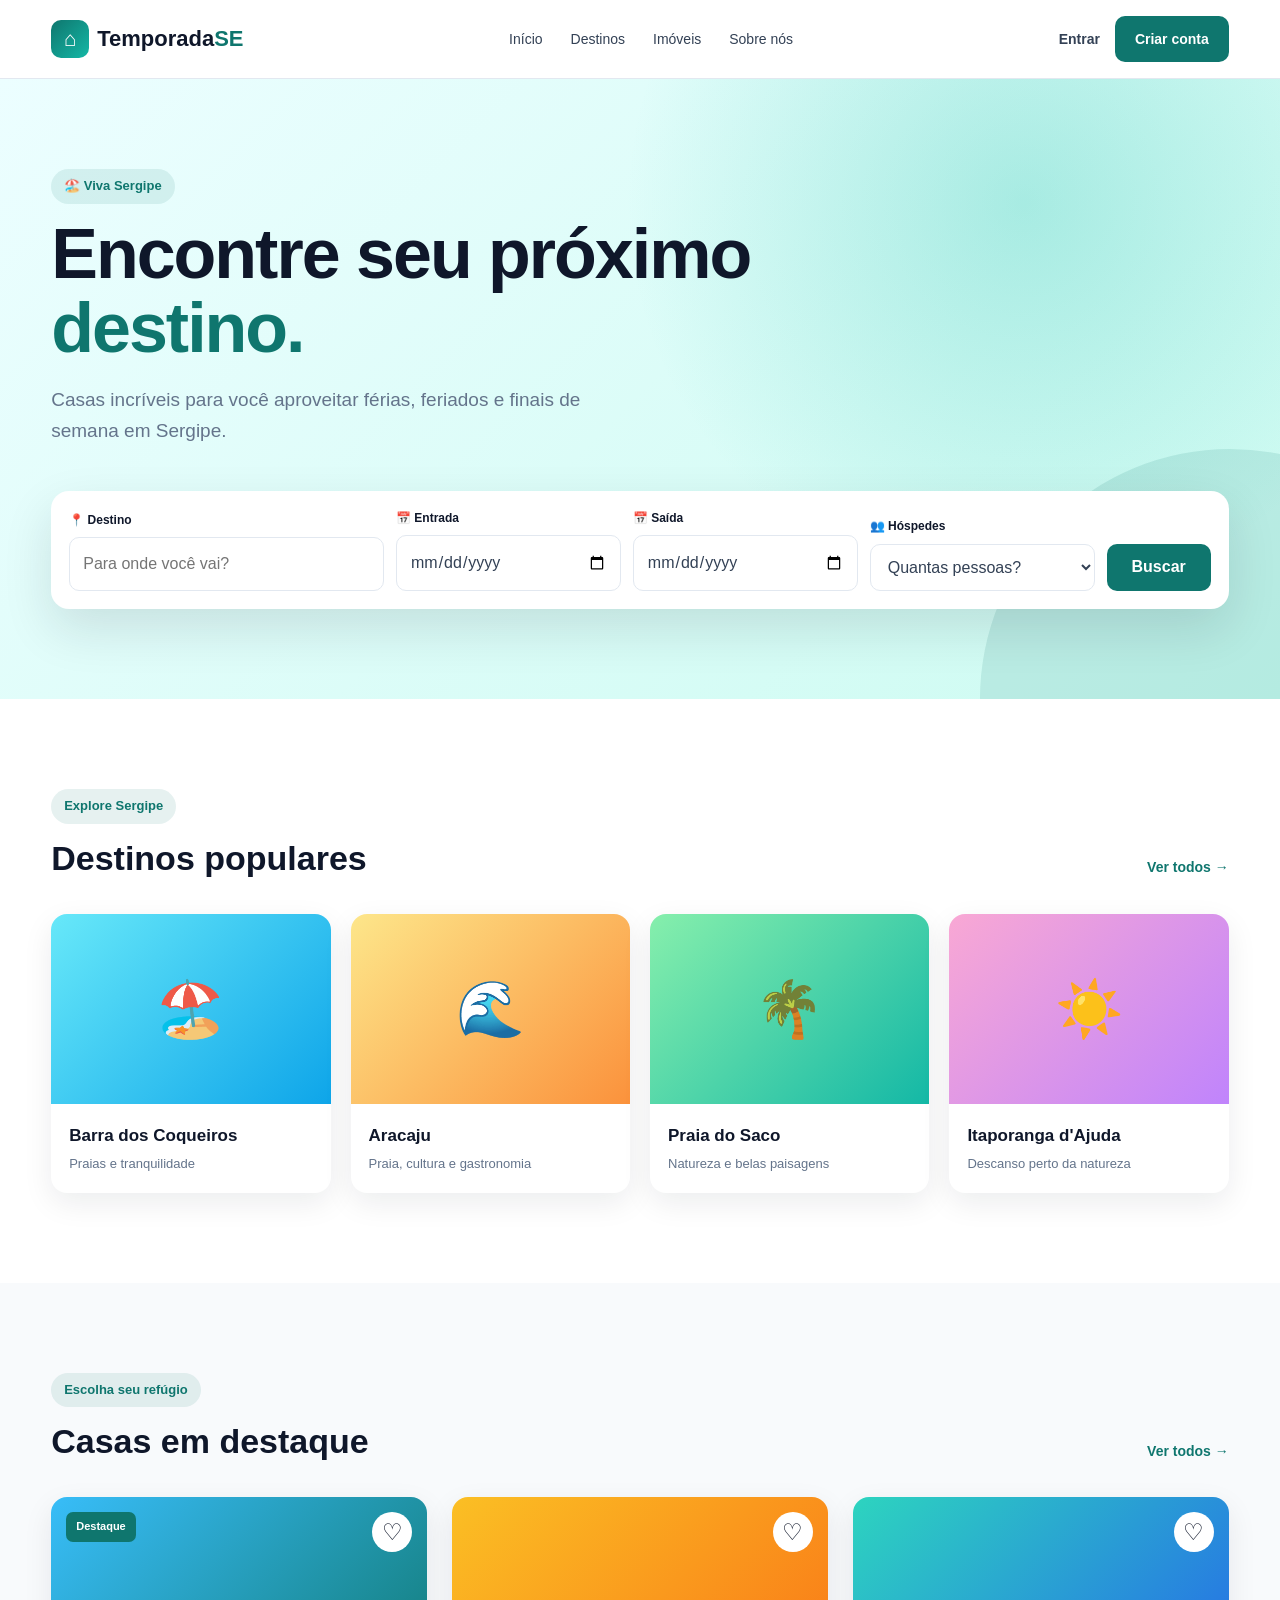
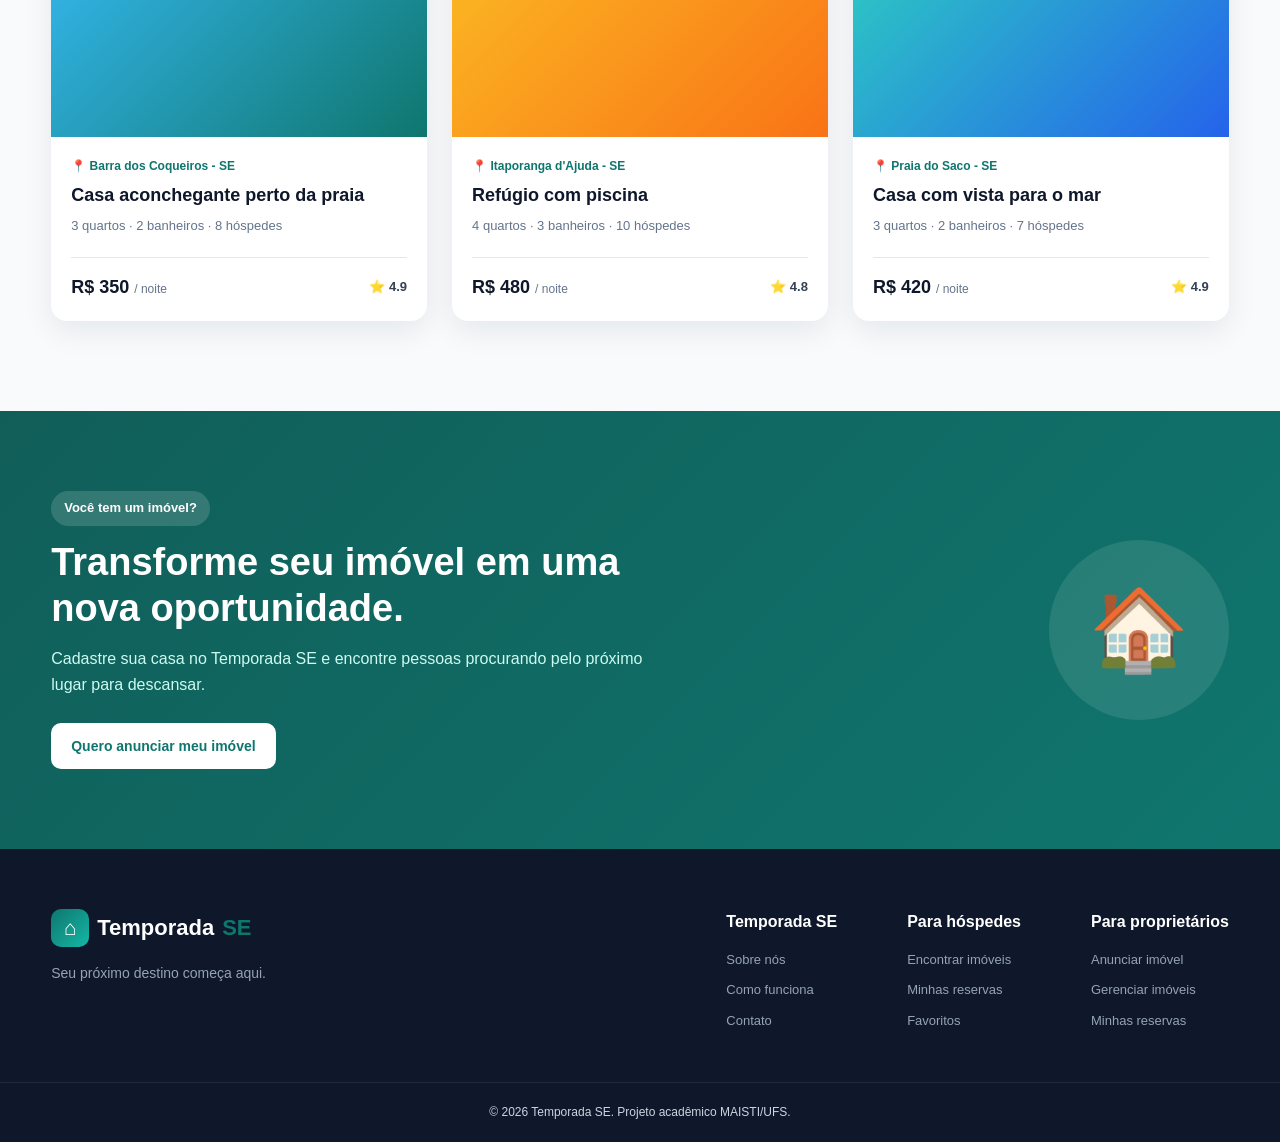
<file: index.html>
<!DOCTYPE html>
<html lang="pt-BR">

<head>
    <meta charset="UTF-8">

    <meta
        name="viewport"
        content="width=device-width, initial-scale=1.0"
    >

    <title>Temporada SE | Encontre seu próximo destino</title>

    <link
        rel="stylesheet"
        href="css/style.css"
    >
</head>

<body>

    <!-- =========================
         CABEÇALHO
    ========================== -->

    <header class="header">

        <div class="container header-content">

            <a href="index.html" class="logo">
                <span class="logo-icon">⌂</span>
                <span>Temporada<span class="logo-highlight">SE</span></span>
            </a>

            <nav class="nav">

                <a href="#inicio">
                    Início
                </a>

                <a href="#destinos">
                    Destinos
                </a>

                <a href="#imoveis">
                    Imóveis
                </a>

                <a href="#sobre">
                    Sobre nós
                </a>

            </nav>

            <div class="header-actions">

                <a
                    href="pages/login.html"
                    class="login-link"
                >
                    Entrar
                </a>

                <a
                    href="pages/cadastro.html"
                    class="btn btn-primary"
                >
                    Criar conta
                </a>

            </div>

        </div>

    </header>


    <!-- =========================
         HERO
    ========================== -->

    <main>

        <section
            class="hero"
            id="inicio"
        >

            <div class="container hero-content">

                <div class="hero-text">

                    <span class="hero-tag">
                        🏖️ Viva Sergipe
                    </span>

                    <h1>
                        Encontre seu próximo
                        <span>destino.</span>
                    </h1>

                    <p>
                        Casas incríveis para você aproveitar
                        férias, feriados e finais de semana
                        em Sergipe.
                    </p>

                </div>


                <!-- BUSCA -->

                <div class="search-card">

                    <div class="search-item">

                        <label for="destino">
                            📍 Destino
                        </label>

                        <input
                            type="text"
                            id="destino"
                            placeholder="Para onde você vai?"
                        >

                    </div>


                    <div class="search-item">

                        <label for="entrada">
                            📅 Entrada
                        </label>

                        <input
                            type="date"
                            id="entrada"
                        >

                    </div>


                    <div class="search-item">

                        <label for="saida">
                            📅 Saída
                        </label>

                        <input
                            type="date"
                            id="saida"
                        >

                    </div>


                    <div class="search-item">

                        <label for="hospedes">
                            👥 Hóspedes
                        </label>

                        <select id="hospedes">

                            <option value="">
                                Quantas pessoas?
                            </option>

                            <option value="1">
                                1 pessoa
                            </option>

                            <option value="2">
                                2 pessoas
                            </option>

                            <option value="4">
                                4 pessoas
                            </option>

                            <option value="6">
                                6 pessoas
                            </option>

                            <option value="8">
                                8+ pessoas
                            </option>

                        </select>

                    </div>


                    <button
                        class="search-button"
                        id="btnBuscar"
                    >
                        Buscar
                    </button>

                </div>

            </div>

        </section>


        <!-- =========================
             DESTINOS
        ========================== -->

        <section
            class="section"
            id="destinos"
        >

            <div class="container">

                <div class="section-header">

                    <div>

                        <span class="section-tag">
                            Explore Sergipe
                        </span>

                        <h2>
                            Destinos populares
                        </h2>

                    </div>

                    <a
                        href="#"
                        class="see-more"
                    >
                        Ver todos →
                    </a>

                </div>


                <div class="destination-grid">


                    <article class="destination-card">

                        <div class="destination-image praia">

                            <span>
                                🏖️
                            </span>

                        </div>

                        <div class="destination-info">

                            <h3>
                                Barra dos Coqueiros
                            </h3>

                            <p>
                                Praias e tranquilidade
                            </p>

                        </div>

                    </article>


                    <article class="destination-card">

                        <div class="destination-image aracaju">

                            <span>
                                🌊
                            </span>

                        </div>

                        <div class="destination-info">

                            <h3>
                                Aracaju
                            </h3>

                            <p>
                                Praia, cultura e gastronomia
                            </p>

                        </div>

                    </article>


                    <article class="destination-card">

                        <div class="destination-image saco">

                            <span>
                                🌴
                            </span>

                        </div>

                        <div class="destination-info">

                            <h3>
                                Praia do Saco
                            </h3>

                            <p>
                                Natureza e belas paisagens
                            </p>

                        </div>

                    </article>


                    <article class="destination-card">

                        <div class="destination-image itaporanga">

                            <span>
                                ☀️
                            </span>

                        </div>

                        <div class="destination-info">

                            <h3>
                                Itaporanga d'Ajuda
                            </h3>

                            <p>
                                Descanso perto da natureza
                            </p>

                        </div>

                    </article>

                </div>

            </div>

        </section>


        <!-- =========================
             IMÓVEIS
        ========================== -->

        <section
            class="section section-light"
            id="imoveis"
        >

            <div class="container">

                <div class="section-header">

                    <div>

                        <span class="section-tag">
                            Escolha seu refúgio
                        </span>

                        <h2>
                            Casas em destaque
                        </h2>

                    </div>

                    <a
                        href="#"
                        class="see-more"
                    >
                        Ver todos →
                    </a>

                </div>


                <div class="property-grid">


                    <!-- CASA 1 -->

                    <article class="property-card">

                        <div class="property-image casa-1">

                            <span class="favorite">
                                ♡
                            </span>

                            <span class="property-badge">
                                Destaque
                            </span>

                        </div>

                        <div class="property-content">

                            <div class="property-location">
                                📍 Barra dos Coqueiros - SE
                            </div>

                            <h3>
                                Casa aconchegante perto da praia
                            </h3>

                            <p class="property-details">
                                3 quartos · 2 banheiros · 8 hóspedes
                            </p>

                            <div class="property-footer">

                                <div>

                                    <strong>
                                        R$ 350
                                    </strong>

                                    <span>
                                        / noite
                                    </span>

                                </div>

                                <div class="rating">
                                    ⭐ 4.9
                                </div>

                            </div>

                        </div>

                    </article>


                    <!-- CASA 2 -->

                    <article class="property-card">

                        <div class="property-image casa-2">

                            <span class="favorite">
                                ♡
                            </span>

                        </div>

                        <div class="property-content">

                            <div class="property-location">
                                📍 Itaporanga d'Ajuda - SE
                            </div>

                            <h3>
                                Refúgio com piscina
                            </h3>

                            <p class="property-details">
                                4 quartos · 3 banheiros · 10 hóspedes
                            </p>

                            <div class="property-footer">

                                <div>

                                    <strong>
                                        R$ 480
                                    </strong>

                                    <span>
                                        / noite
                                    </span>

                                </div>

                                <div class="rating">
                                    ⭐ 4.8
                                </div>

                            </div>

                        </div>

                    </article>


                    <!-- CASA 3 -->

                    <article class="property-card">

                        <div class="property-image casa-3">

                            <span class="favorite">
                                ♡
                            </span>

                        </div>

                        <div class="property-content">

                            <div class="property-location">
                                📍 Praia do Saco - SE
                            </div>

                            <h3>
                                Casa com vista para o mar
                            </h3>

                            <p class="property-details">
                                3 quartos · 2 banheiros · 7 hóspedes
                            </p>

                            <div class="property-footer">

                                <div>

                                    <strong>
                                        R$ 420
                                    </strong>

                                    <span>
                                        / noite
                                    </span>

                                </div>

                                <div class="rating">
                                    ⭐ 4.9
                                </div>

                            </div>

                        </div>

                    </article>


                </div>

            </div>

        </section>


        <!-- =========================
             CHAMADA PARA PROPRIETÁRIOS
        ========================== -->

        <section
            class="owner-section"
            id="sobre"
        >

            <div class="container owner-content">

                <div>

                    <span class="section-tag">
                        Você tem um imóvel?
                    </span>

                    <h2>
                        Transforme seu imóvel
                        em uma nova oportunidade.
                    </h2>

                    <p>
                        Cadastre sua casa no Temporada SE
                        e encontre pessoas procurando
                        pelo próximo lugar para descansar.
                    </p>

                    <a
                        href="pages/cadastro.html"
                        class="btn btn-light"
                    >
                        Quero anunciar meu imóvel
                    </a>

                </div>

                <div class="owner-icon">
                    🏠
                </div>

            </div>

        </section>

    </main>


    <!-- =========================
         FOOTER
    ========================== -->

    <footer class="footer">

        <div class="container footer-content">

            <div>

                <a
                    href="index.html"
                    class="logo footer-logo"
                >
                    <span class="logo-icon">⌂</span>
                    Temporada<span class="logo-highlight">SE</span>
                </a>

                <p>
                    Seu próximo destino começa aqui.
                </p>

            </div>


            <div class="footer-links">

                <div>

                    <h4>
                        Temporada SE
                    </h4>

                    <a href="#">
                        Sobre nós
                    </a>

                    <a href="#">
                        Como funciona
                    </a>

                    <a href="#">
                        Contato
                    </a>

                </div>


                <div>

                    <h4>
                        Para hóspedes
                    </h4>

                    <a href="#">
                        Encontrar imóveis
                    </a>

                    <a href="#">
                        Minhas reservas
                    </a>

                    <a href="#">
                        Favoritos
                    </a>

                </div>


                <div>

                    <h4>
                        Para proprietários
                    </h4>

                    <a href="#">
                        Anunciar imóvel
                    </a>

                    <a href="#">
                        Gerenciar imóveis
                    </a>

                    <a href="#">
                        Minhas reservas
                    </a>

                </div>

            </div>

        </div>


        <div class="footer-bottom">

            <p>
                © 2026 Temporada SE. Projeto acadêmico MAISTI/UFS.
            </p>

        </div>

    </footer>


    <script src="js/app.js"></script>

</body>

</html>
</file>
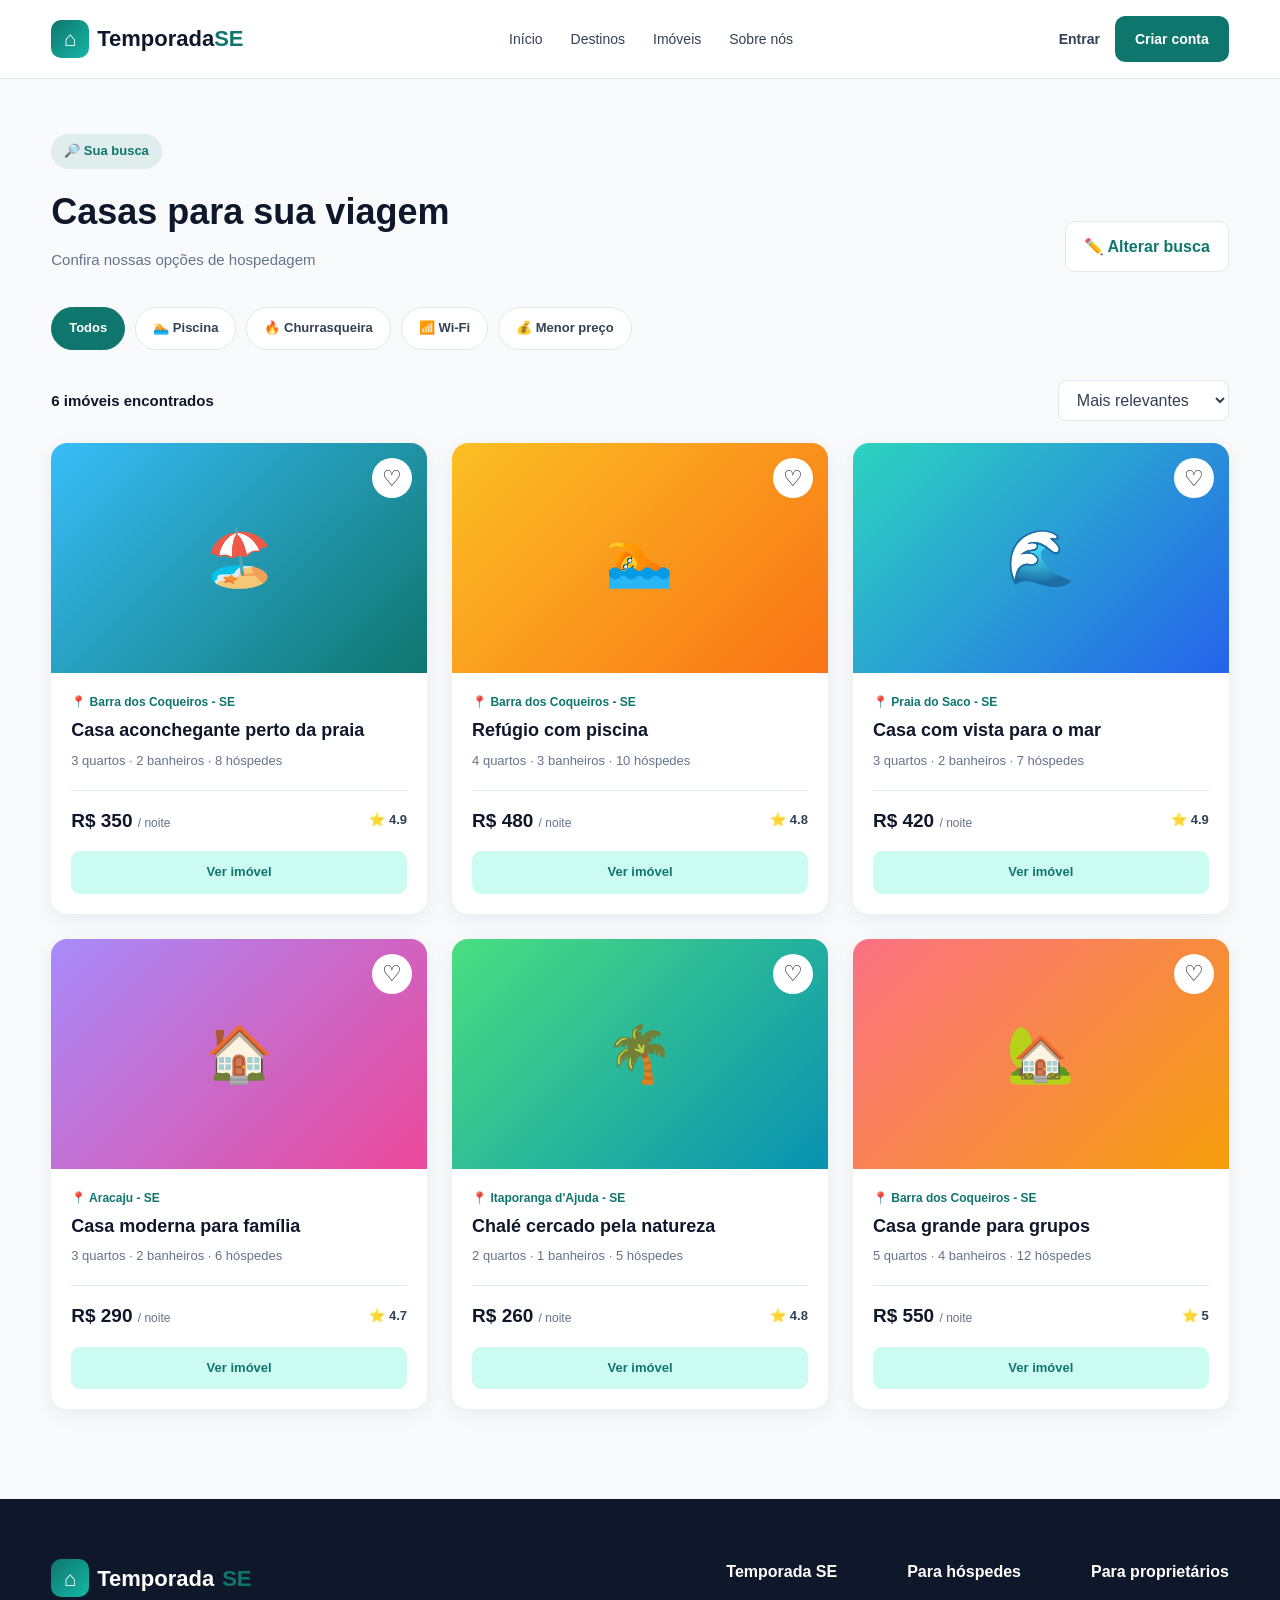
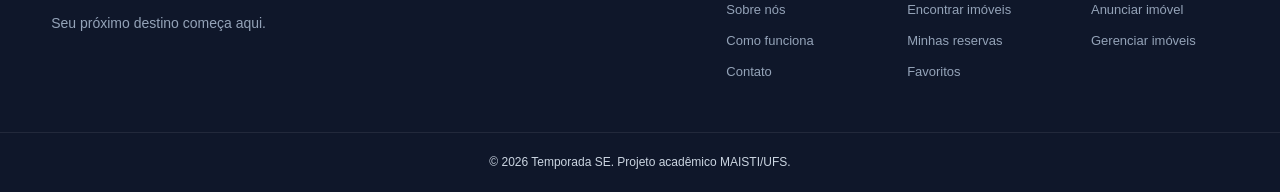
<file: pages/busca.html>
<!DOCTYPE html>
<html lang="pt-BR">

<head>

    <meta charset="UTF-8">

    <meta
        name="viewport"
        content="width=device-width, initial-scale=1.0"
    >

    <title>Buscar imóveis | Temporada SE</title>

    <link
        rel="stylesheet"
        href="../css/style.css"
    >

    <link
        rel="stylesheet"
        href="../css/busca.css"
    >

</head>


<body>

    <!-- HEADER -->

    <header class="header">

        <div class="container header-content">

            <a
                href="../index.html"
                class="logo"
            >

                <span class="logo-icon">
                    ⌂
                </span>

                <span>
                    Temporada<span class="logo-highlight">SE</span>
                </span>

            </a>


            <nav class="nav">

                <a href="../index.html">
                    Início
                </a>

                <a href="../index.html#destinos">
                    Destinos
                </a>

                <a href="../index.html#imoveis">
                    Imóveis
                </a>

                <a href="../index.html#sobre">
                    Sobre nós
                </a>

            </nav>


            <div class="header-actions">

                <a
                    href="login.html"
                    class="login-link"
                >
                    Entrar
                </a>

                <a
                    href="cadastro.html"
                    class="btn btn-primary"
                >
                    Criar conta
                </a>

            </div>

        </div>

    </header>


    <!-- CONTEÚDO -->

    <main class="search-page">

        <div class="container">


            <!-- RESUMO DA BUSCA -->

            <section class="search-summary">

                <div>

                    <span class="section-tag">
                        🔎 Sua busca
                    </span>

                    <h1>
                        Casas para sua viagem
                    </h1>

                    <p id="searchDescription">
                        Encontrando os melhores imóveis para você...
                    </p>

                </div>


                <button
                    class="edit-search"
                    id="editarBusca"
                >
                    ✏️ Alterar busca
                </button>

            </section>


            <!-- BARRA DE FILTROS -->

            <section class="filters">

                <button
                    class="filter-button active"
                    data-filter="todos"
                >
                    Todos
                </button>

                <button
                    class="filter-button"
                    data-filter="piscina"
                >
                    🏊 Piscina
                </button>

                <button
                    class="filter-button"
                    data-filter="churrasqueira"
                >
                    🔥 Churrasqueira
                </button>

                <button
                    class="filter-button"
                    data-filter="wifi"
                >
                    📶 Wi-Fi
                </button>

                <button
                    class="filter-button"
                    data-filter="barato"
                >
                    💰 Menor preço
                </button>

            </section>


            <!-- RESULTADO -->

            <div class="results-header">

                <span id="resultCount">
                    0 imóveis encontrados
                </span>

                <select id="ordenacao">

                    <option value="relevancia">
                        Mais relevantes
                    </option>

                    <option value="menor-preco">
                        Menor preço
                    </option>

                    <option value="maior-preco">
                        Maior preço
                    </option>

                    <option value="avaliacao">
                        Melhor avaliação
                    </option>

                </select>

            </div>


            <!-- CARDS -->

            <section
                class="results-grid"
                id="resultsGrid"
            >

                <!-- JavaScript vai inserir os imóveis aqui -->

            </section>


            <!-- SEM RESULTADOS -->

            <div
                class="no-results"
                id="noResults"
            >

                <div class="no-results-icon">
                    🏠
                </div>

                <h2>
                    Nenhum imóvel encontrado
                </h2>

                <p>
                    Tente alterar os filtros da sua busca.
                </p>

            </div>

        </div>

    </main>


    <!-- FOOTER -->

    <footer class="footer">

        <div class="container footer-content">

            <div>

                <a
                    href="../index.html"
                    class="logo footer-logo"
                >

                    <span class="logo-icon">
                        ⌂
                    </span>

                    Temporada<span class="logo-highlight">
                        SE
                    </span>

                </a>

                <p>
                    Seu próximo destino começa aqui.
                </p>

            </div>


            <div class="footer-links">

                <div>

                    <h4>
                        Temporada SE
                    </h4>

                    <a href="#">
                        Sobre nós
                    </a>

                    <a href="#">
                        Como funciona
                    </a>

                    <a href="#">
                        Contato
                    </a>

                </div>


                <div>

                    <h4>
                        Para hóspedes
                    </h4>

                    <a href="#">
                        Encontrar imóveis
                    </a>

                    <a href="#">
                        Minhas reservas
                    </a>

                    <a href="#">
                        Favoritos
                    </a>

                </div>


                <div>

                    <h4>
                        Para proprietários
                    </h4>

                    <a href="#">
                        Anunciar imóvel
                    </a>

                    <a href="#">
                        Gerenciar imóveis
                    </a>

                </div>

            </div>

        </div>


        <div class="footer-bottom">

            <p>
                © 2026 Temporada SE.
                Projeto acadêmico MAISTI/UFS.
            </p>

        </div>

    </footer>


    <script src="../js/busca.js"></script>

</body>

</html>
</file>
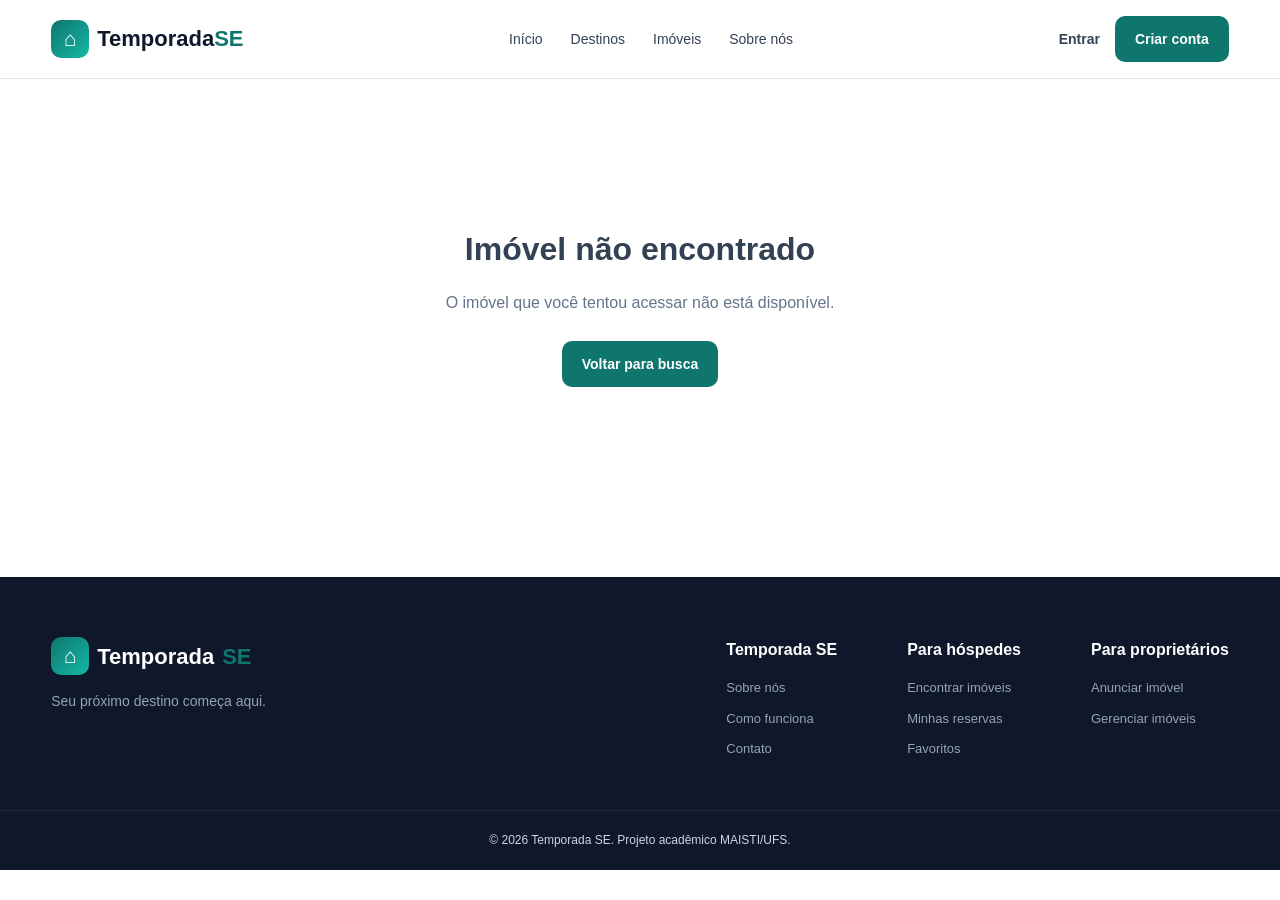
<file: pages/imovel.html>
<!DOCTYPE html>
<html lang="pt-BR">

<head>

    <meta charset="UTF-8">

    <meta
        name="viewport"
        content="width=device-width, initial-scale=1.0"
    >

    <title>Imóvel | Temporada SE</title>

    <!-- CSS geral -->
    <link
        rel="stylesheet"
        href="../css/style.css"
    >

    <!-- CSS específico desta página -->
    <link
        rel="stylesheet"
        href="../css/imovel.css"
    >

</head>


<body>

    <!-- =====================================
         HEADER
    ====================================== -->

    <header class="header">

        <div class="container header-content">

            <a
                href="../index.html"
                class="logo"
            >

                <span class="logo-icon">
                    ⌂
                </span>

                <span>
                    Temporada<span class="logo-highlight">SE</span>
                </span>

            </a>


            <nav class="nav">

                <a href="../index.html">
                    Início
                </a>

                <a href="../index.html#destinos">
                    Destinos
                </a>

                <a href="../index.html#imoveis">
                    Imóveis
                </a>

                <a href="../index.html#sobre">
                    Sobre nós
                </a>

            </nav>


            <div class="header-actions">

                <a
                    href="login.html"
                    class="login-link"
                >
                    Entrar
                </a>

                <a
                    href="cadastro.html"
                    class="btn btn-primary"
                >
                    Criar conta
                </a>

            </div>

        </div>

    </header>


    <!-- =====================================
         CONTEÚDO PRINCIPAL
    ====================================== -->

    <main class="property-page">

        <div class="container">


            <!-- VOLTAR -->

            <a
                href="busca.html"
                class="back-link"
            >
                ← Voltar para os resultados
            </a>


            <!-- =================================
                 CABEÇALHO DO IMÓVEL
            ================================== -->

            <section class="property-header">

                <div>

                    <span class="property-location">
                        📍 Barra dos Coqueiros - Sergipe
                    </span>

                    <h1 id="propertyTitle">
                        Casa aconchegante perto da praia
                    </h1>

                    <div class="property-meta">

                        <span>
                            ⭐ <strong id="propertyRating">4.9</strong>
                        </span>

                        <span>
                            ·
                        </span>

                        <span>
                            12 avaliações
                        </span>

                        <span>
                            ·
                        </span>

                        <span>
                            🏖️ Perto da praia
                        </span>

                    </div>

                </div>


                <div class="property-actions">

                    <button
                        class="action-button"
                        id="shareButton"
                    >
                        ↗ Compartilhar
                    </button>

                    <button
                        class="action-button"
                        id="favoriteButton"
                    >
                        ♡ Favoritar
                    </button>

                </div>

            </section>


            <!-- =================================
                 GALERIA
            ================================== -->

            <section class="property-gallery">

                <div class="gallery-main">

                    <div
                        class="gallery-image gallery-main-image"
                        id="mainImage"
                    >
                        🏖️
                    </div>

                </div>


                <div class="gallery-side">

                    <div
                        class="gallery-image gallery-image-2"
                    >
                        🏠
                    </div>

                    <div
                        class="gallery-image gallery-image-3"
                    >
                        🌴
                    </div>

                </div>

            </section>


            <!-- =================================
                 INFORMAÇÕES + RESERVA
            ================================== -->

            <section class="property-layout">


                <!-- INFORMAÇÕES -->

                <div class="property-information">


                    <!-- RESUMO -->

                    <div class="property-owner">

                        <div>

                            <h2>
                                Casa inteira hospedada por
                                <span id="ownerName">
                                    João
                                </span>
                            </h2>

                            <p>
                                Anfitrião desde 2024
                            </p>

                        </div>

                        <div class="owner-avatar">
                            👤
                        </div>

                    </div>


                    <!-- CARACTERÍSTICAS -->

                    <div class="property-features">

                        <div class="feature">

                            <span class="feature-icon">
                                🛏️
                            </span>

                            <div>

                                <strong>
                                    3 quartos
                                </strong>

                                <span>
                                    Quartos confortáveis
                                </span>

                            </div>

                        </div>


                        <div class="feature">

                            <span class="feature-icon">
                                🚿
                            </span>

                            <div>

                                <strong>
                                    2 banheiros
                                </strong>

                                <span>
                                    Banheiros completos
                                </span>

                            </div>

                        </div>


                        <div class="feature">

                            <span class="feature-icon">
                                👥
                            </span>

                            <div>

                                <strong>
                                    8 hóspedes
                                </strong>

                                <span>
                                    Capacidade máxima
                                </span>

                            </div>

                        </div>


                        <div class="feature">

                            <span class="feature-icon">
                                📶
                            </span>

                            <div>

                                <strong>
                                    Wi-Fi
                                </strong>

                                <span>
                                    Internet disponível
                                </span>

                            </div>

                        </div>

                    </div>


                    <!-- DESCRIÇÃO -->

                    <div class="property-section">

                        <h2>
                            Sobre este espaço
                        </h2>

                        <p>
                            Aproveite dias incríveis em uma casa
                            confortável e preparada para receber
                            sua família ou grupo de amigos.
                        </p>

                        <p>
                            O imóvel está localizado próximo à praia,
                            oferecendo praticidade para quem deseja
                            aproveitar o litoral de Sergipe.
                        </p>

                        <p>
                            A casa possui ambientes espaçosos,
                            cozinha equipada, área externa e tudo
                            o que você precisa para uma temporada
                            tranquila.
                        </p>

                    </div>


                    <!-- COMODIDADES -->

                    <div class="property-section">

                        <h2>
                            O que este lugar oferece
                        </h2>


                        <div class="amenities">

                            <div>
                                📶 Wi-Fi
                            </div>

                            <div>
                                🏊 Piscina
                            </div>

                            <div>
                                🔥 Churrasqueira
                            </div>

                            <div>
                                🚗 Estacionamento
                            </div>

                            <div>
                                ❄️ Ar-condicionado
                            </div>

                            <div>
                                🍳 Cozinha equipada
                            </div>

                        </div>

                    </div>


                    <!-- LOCALIZAÇÃO -->

                    <div class="property-section">

                        <h2>
                            Onde você estará
                        </h2>

                        <p>
                            📍 Barra dos Coqueiros, Sergipe
                        </p>

                        <div class="fake-map">

                            <span>
                                📍
                            </span>

                            <p>
                                Localização aproximada
                            </p>

                        </div>

                    </div>


                </div>


                <!-- =================================
                     CARD DE RESERVA
                ================================== -->

                <aside class="booking-card">

                    <div class="booking-price">

                        <strong id="propertyPrice">
                            R$ 350
                        </strong>

                        <span>
                            / noite
                        </span>

                    </div>


                    <div class="booking-rating">

                        ⭐ 4.9 · 12 avaliações

                    </div>


                    <div class="booking-form">


                        <div class="booking-field">

                            <label for="checkin">
                                Entrada
                            </label>

                            <input
                                type="date"
                                id="checkin"
                            >

                        </div>


                        <div class="booking-field">

                            <label for="checkout">
                                Saída
                            </label>

                            <input
                                type="date"
                                id="checkout"
                            >

                        </div>


                        <div class="booking-field">

                            <label for="bookingGuests">
                                Hóspedes
                            </label>

                            <select id="bookingGuests">

                                <option value="1">
                                    1 hóspede
                                </option>

                                <option value="2">
                                    2 hóspedes
                                </option>

                                <option value="4">
                                    4 hóspedes
                                </option>

                                <option value="6">
                                    6 hóspedes
                                </option>

                                <option value="8">
                                    8 hóspedes
                                </option>

                            </select>

                        </div>


                        <button
                            class="booking-button"
                            id="bookingButton"
                        >
                            Solicitar reserva
                        </button>


                        <p class="booking-note">
                            Você ainda não será cobrado.
                        </p>

                    </div>


                    <!-- RESUMO DO VALOR -->

                    <div
                        class="booking-total"
                        id="bookingTotal"
                    >

                        <div>

                            <span>
                                R$ 350 × 1 noite
                            </span>

                            <strong>
                                R$ 350
                            </strong>

                        </div>


                        <div>

                            <span>
                                Taxa de serviço
                            </span>

                            <strong>
                                R$ 35
                            </strong>

                        </div>


                        <div class="total-final">

                            <span>
                                Total
                            </span>

                            <strong>
                                R$ 385
                            </strong>

                        </div>

                    </div>

                </aside>

            </section>

        </div>

    </main>


    <!-- =====================================
         FOOTER
    ====================================== -->

    <footer class="footer">

        <div class="container footer-content">

            <div>

                <a
                    href="../index.html"
                    class="logo footer-logo"
                >

                    <span class="logo-icon">
                        ⌂
                    </span>

                    Temporada<span class="logo-highlight">
                        SE
                    </span>

                </a>

                <p>
                    Seu próximo destino começa aqui.
                </p>

            </div>


            <div class="footer-links">

                <div>

                    <h4>
                        Temporada SE
                    </h4>

                    <a href="#">
                        Sobre nós
                    </a>

                    <a href="#">
                        Como funciona
                    </a>

                    <a href="#">
                        Contato
                    </a>

                </div>


                <div>

                    <h4>
                        Para hóspedes
                    </h4>

                    <a href="#">
                        Encontrar imóveis
                    </a>

                    <a href="#">
                        Minhas reservas
                    </a>

                    <a href="#">
                        Favoritos
                    </a>

                </div>


                <div>

                    <h4>
                        Para proprietários
                    </h4>

                    <a href="#">
                        Anunciar imóvel
                    </a>

                    <a href="#">
                        Gerenciar imóveis
                    </a>

                </div>

            </div>

        </div>


        <div class="footer-bottom">

            <p>
                © 2026 Temporada SE.
                Projeto acadêmico MAISTI/UFS.
            </p>

        </div>

    </footer>


    <!-- JavaScript -->

    <script src="../js/imovel.js"></script>

</body>

</html>
</file>
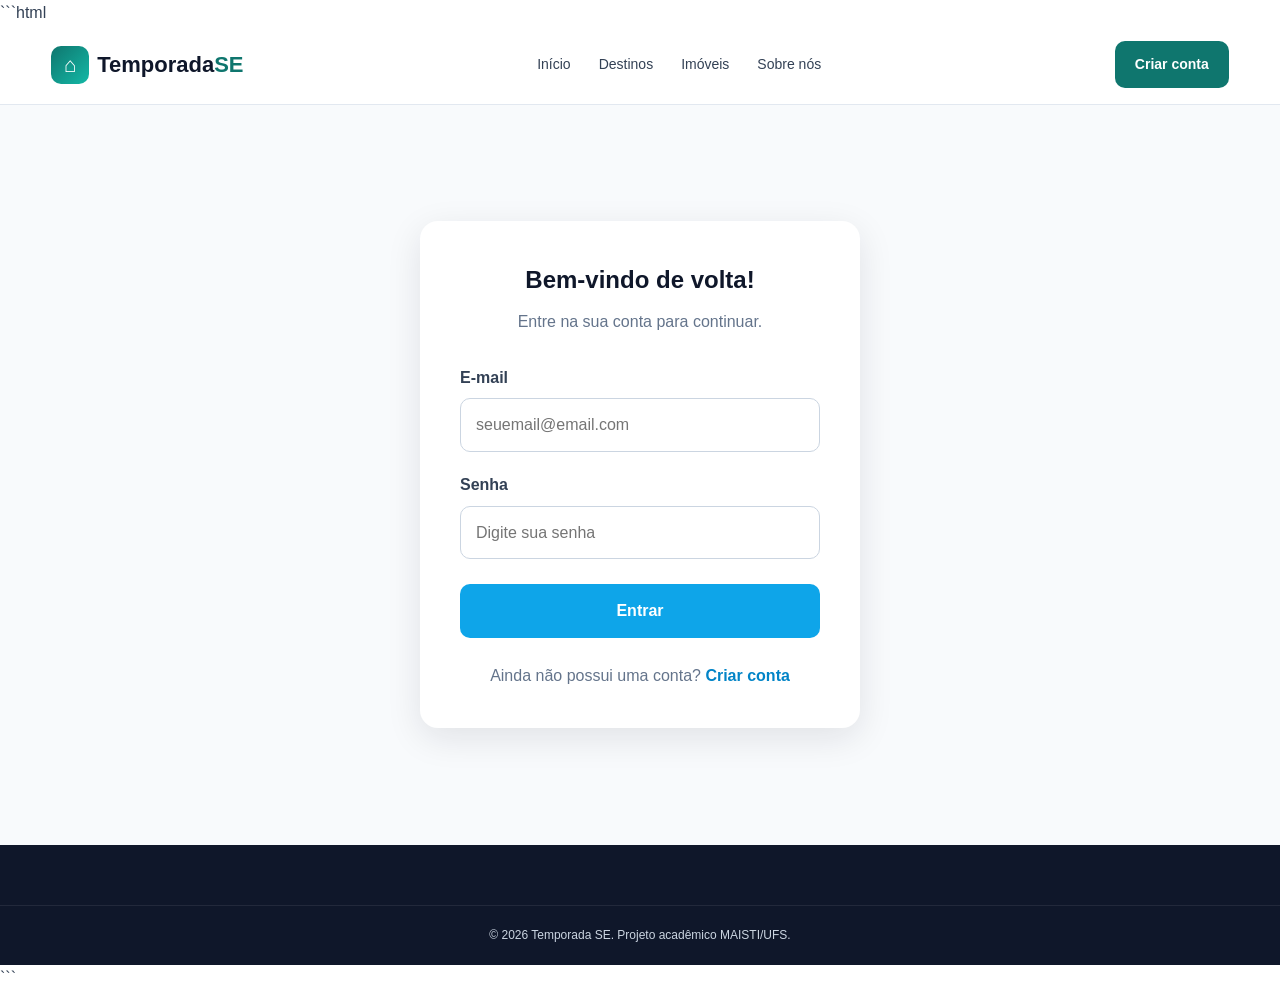
<file: pages/login.html>
```html
<!DOCTYPE html>
<html lang="pt-BR">

<head>

    <meta charset="UTF-8">

    <meta
        name="viewport"
        content="width=device-width, initial-scale=1.0"
    >

    <title>Entrar | Temporada SE</title>

    <!-- CSS geral -->
    <link
        rel="stylesheet"
        href="../css/style.css"
    >

    <style>

        /* =====================================
           PÁGINA DE LOGIN
        ====================================== */

        .login-page {
            min-height: calc(100vh - 160px);
            display: flex;
            align-items: center;
            justify-content: center;
            padding: 60px 20px;
            background: #f8fafc;
        }


        .login-card {
            width: 100%;
            max-width: 440px;
            background: #ffffff;
            border-radius: 18px;
            padding: 40px;
            box-shadow: 0 10px 35px rgba(15, 23, 42, 0.10);
        }


        .login-header {
            text-align: center;
            margin-bottom: 30px;
        }


        .login-header h1 {
            margin-bottom: 10px;
            color: #0f172a;
        }


        .login-header p {
            color: #64748b;
            margin: 0;
        }


        .login-field {
            margin-bottom: 20px;
        }


        .login-field label {
            display: block;
            margin-bottom: 8px;
            font-weight: 600;
            color: #334155;
        }


        .login-field input {
            width: 100%;
            box-sizing: border-box;
            padding: 13px 15px;
            border: 1px solid #cbd5e1;
            border-radius: 10px;
            font-size: 16px;
            outline: none;
        }


        .login-field input:focus {
            border-color: #0ea5e9;
            box-shadow: 0 0 0 3px rgba(14, 165, 233, 0.12);
        }


        .login-button {
            width: 100%;
            border: none;
            padding: 14px;
            border-radius: 10px;
            background: #0ea5e9;
            color: #ffffff;
            font-size: 16px;
            font-weight: 600;
            cursor: pointer;
            margin-top: 5px;
        }


        .login-button:hover {
            background: #0284c7;
        }


        .login-message {
            display: none;
            margin-top: 18px;
            padding: 12px 15px;
            border-radius: 10px;
            text-align: center;
            font-size: 14px;
        }


        .login-message.error {
            display: block;
            background: #fee2e2;
            color: #b91c1c;
        }


        .login-message.success {
            display: block;
            background: #dcfce7;
            color: #166534;
        }


        .login-register {
            text-align: center;
            margin-top: 25px;
            color: #64748b;
        }


        .login-register a {
            color: #0284c7;
            font-weight: 600;
            text-decoration: none;
        }


        /* =====================================
           RESERVA PENDENTE
        ====================================== */

        .reservation-box {
            display: none;
            margin-top: 25px;
            padding-top: 25px;
            border-top: 1px solid #e2e8f0;
        }


        .reservation-box h2 {
            font-size: 20px;
            margin-bottom: 18px;
            color: #0f172a;
        }


        .reservation-info {
            display: grid;
            gap: 10px;
        }


        .reservation-info div {
            display: flex;
            justify-content: space-between;
            gap: 20px;
            padding: 8px 0;
            color: #475569;
        }


        .reservation-info strong {
            color: #0f172a;
            text-align: right;
        }


        .confirm-button {
            width: 100%;
            border: none;
            padding: 14px;
            border-radius: 10px;
            background: #16a34a;
            color: white;
            font-size: 16px;
            font-weight: 600;
            cursor: pointer;
            margin-top: 20px;
        }


        .confirm-button:hover {
            background: #15803d;
        }


        .confirmation {
            display: none;
            text-align: center;
            padding: 20px 0;
        }


        .confirmation-icon {
            font-size: 50px;
            margin-bottom: 15px;
        }


        .confirmation h2 {
            color: #166534;
            margin-bottom: 10px;
        }


        .confirmation p {
            color: #64748b;
            line-height: 1.6;
        }


        .back-home {
            display: inline-block;
            margin-top: 20px;
            color: #0284c7;
            font-weight: 600;
            text-decoration: none;
        }

    </style>

</head>


<body>


    <!-- =====================================
         HEADER
    ====================================== -->

    <header class="header">

        <div class="container header-content">

            <a
                href="../index.html"
                class="logo"
            >

                <span class="logo-icon">
                    ⌂
                </span>

                <span>
                    Temporada<span class="logo-highlight">SE</span>
                </span>

            </a>


            <nav class="nav">

                <a href="../index.html">
                    Início
                </a>

                <a href="../index.html#destinos">
                    Destinos
                </a>

                <a href="../index.html#imoveis">
                    Imóveis
                </a>

                <a href="../index.html#sobre">
                    Sobre nós
                </a>

            </nav>


            <div class="header-actions">

                <a
                    href="cadastro.html"
                    class="btn btn-primary"
                >
                    Criar conta
                </a>

            </div>

        </div>

    </header>


    <!-- =====================================
         LOGIN
    ====================================== -->

    <main class="login-page">

        <section class="login-card">


            <div
                class="login-header"
                id="loginHeader"
            >

                <h1>
                    Bem-vindo de volta!
                </h1>

                <p>
                    Entre na sua conta para continuar.
                </p>

            </div>


            <!-- FORMULÁRIO -->

            <form id="loginForm">

                <div class="login-field">

                    <label for="email">
                        E-mail
                    </label>

                    <input
                        type="email"
                        id="email"
                        placeholder="seuemail@email.com"
                        required
                    >

                </div>


                <div class="login-field">

                    <label for="senha">
                        Senha
                    </label>

                    <input
                        type="password"
                        id="senha"
                        placeholder="Digite sua senha"
                        required
                    >

                </div>


                <button
                    type="submit"
                    class="login-button"
                >
                    Entrar
                </button>


                <div
                    id="loginMessage"
                    class="login-message"
                ></div>

            </form>


            <!-- =================================
                 RESERVA PENDENTE
            ================================== -->

            <div
                id="reservationBox"
                class="reservation-box"
            >

                <h2>
                    Sua reserva
                </h2>


                <div
                    id="reservationInfo"
                    class="reservation-info"
                ></div>


                <button
                    type="button"
                    id="confirmButton"
                    class="confirm-button"
                >
                    Confirmar reserva
                </button>

            </div>


            <!-- =================================
                 CONFIRMAÇÃO
            ================================== -->

            <div
                id="confirmation"
                class="confirmation"
            >

                <div class="confirmation-icon">
                    ✅
                </div>

                <h2>
                    Reserva solicitada!
                </h2>

                <p>
                    Sua reserva foi registrada com sucesso.
                    Este é um protótipo acadêmico, então nenhuma
                    cobrança real foi realizada.
                </p>

                <a
                    href="../index.html"
                    class="back-home"
                >
                    ← Voltar para o início
                </a>

            </div>


            <div
                class="login-register"
                id="loginRegister"
            >

                Ainda não possui uma conta?

                <a href="cadastro.html">
                    Criar conta
                </a>

            </div>


        </section>

    </main>


    <!-- =====================================
         FOOTER
    ====================================== -->

    <footer class="footer">

        <div class="footer-bottom">

            <p>
                © 2026 Temporada SE.
                Projeto acadêmico MAISTI/UFS.
            </p>

        </div>

    </footer>


    <!-- =====================================
         JAVASCRIPT
    ====================================== -->

    <script>

        const loginForm =
            document.getElementById("loginForm");


        const loginMessage =
            document.getElementById("loginMessage");


        const reservationBox =
            document.getElementById("reservationBox");


        const reservationInfo =
            document.getElementById("reservationInfo");


        const confirmButton =
            document.getElementById("confirmButton");


        const confirmation =
            document.getElementById("confirmation");


        const loginHeader =
            document.getElementById("loginHeader");


        const loginRegister =
            document.getElementById("loginRegister");


        // ----------------------------------------
        // FORMATAR DATA
        // ----------------------------------------

        function formatarData(data) {

            if (!data) {

                return "";

            }


            const partes =
                data.split("-");


            return `${partes[2]}/${partes[1]}/${partes[0]}`;

        }


        // ----------------------------------------
        // FORMATAR MOEDA
        // ----------------------------------------

        function formatarMoeda(valor) {

            return Number(valor).toLocaleString(
                "pt-BR",
                {
                    style: "currency",
                    currency: "BRL"
                }
            );

        }


        // ----------------------------------------
        // LOGIN
        // ----------------------------------------

        loginForm.addEventListener(
            "submit",
            function (event) {

                event.preventDefault();


                const email =
                    document.getElementById("email").value.trim();


                const senha =
                    document.getElementById("senha").value.trim();


                if (!email || !senha) {

                    mostrarMensagem(
                        "Preencha o e-mail e a senha.",
                        "error"
                    );

                    return;

                }


                // --------------------------------
                // LOGIN SIMULADO
                // --------------------------------
                //
                // Como este é um protótipo acadêmico,
                // não temos banco de dados.
                //
                // O usuário é considerado autenticado
                // quando informa os campos corretamente.
                // --------------------------------

                const usuario = {

                    email: email

                };


                localStorage.setItem(
                    "usuarioTemporadaSE",
                    JSON.stringify(usuario)
                );


                mostrarMensagem(
                    "Login realizado com sucesso!",
                    "success"
                );


                carregarReserva();

            }
        );


        // ----------------------------------------
        // MOSTRAR MENSAGEM
        // ----------------------------------------

        function mostrarMensagem(
            mensagem,
            tipo
        ) {

            loginMessage.textContent =
                mensagem;


            loginMessage.className =
                `login-message ${tipo}`;

        }


        // ----------------------------------------
        // CARREGAR RESERVA
        // ----------------------------------------

        function carregarReserva() {

            const reservaSalva =
                localStorage.getItem(
                    "reservaTemporadaSE"
                );


            if (!reservaSalva) {

                return;

            }


            let reserva;


            try {

                reserva =
                    JSON.parse(
                        reservaSalva
                    );

            } catch (erro) {

                console.error(
                    "Erro ao recuperar reserva.",
                    erro
                );

                return;

            }


            reservationInfo.innerHTML = `

                <div>

                    <span>
                        Imóvel
                    </span>

                    <strong>
                        ${reserva.imovel}
                    </strong>

                </div>


                <div>

                    <span>
                        Entrada
                    </span>

                    <strong>
                        ${formatarData(reserva.entrada)}
                    </strong>

                </div>


                <div>

                    <span>
                        Saída
                    </span>

                    <strong>
                        ${formatarData(reserva.saida)}
                    </strong>

                </div>


                <div>

                    <span>
                        Hóspedes
                    </span>

                    <strong>
                        ${reserva.hospedes}
                    </strong>

                </div>


                <div>

                    <span>
                        Noites
                    </span>

                    <strong>
                        ${reserva.noites}
                    </strong>

                </div>


                <div>

                    <span>
                        Total
                    </span>

                    <strong>
                        ${formatarMoeda(reserva.valorTotal)}
                    </strong>

                </div>

            `;


            reservationBox.style.display =
                "block";

        }


        // ----------------------------------------
        // CONFIRMAR RESERVA
        // ----------------------------------------

        confirmButton.addEventListener(
            "click",
            function () {

                const reservaSalva =
                    localStorage.getItem(
                        "reservaTemporadaSE"
                    );


                if (!reservaSalva) {

                    mostrarMensagem(
                        "Não encontramos uma reserva pendente.",
                        "error"
                    );

                    return;

                }


                const reserva =
                    JSON.parse(
                        reservaSalva
                    );


                const usuario =
                    JSON.parse(
                        localStorage.getItem(
                            "usuarioTemporadaSE"
                        )
                    );


                // Associar reserva ao usuário.

                reserva.usuario =
                    usuario.email;


                reserva.status =
                    "Solicitada";


                reserva.dataSolicitacao =
                    new Date().toISOString();


                localStorage.setItem(
                    "reservaConfirmadaTemporadaSE",
                    JSON.stringify(reserva)
                );


                // Reserva pendente deixa de ser necessária.

                localStorage.removeItem(
                    "reservaTemporadaSE"
                );


                // Esconder elementos antigos.

                loginForm.style.display =
                    "none";

                reservationBox.style.display =
                    "none";

                loginHeader.style.display =
                    "none";

                loginRegister.style.display =
                    "none";


                // Mostrar confirmação.

                confirmation.style.display =
                    "block";

            }
        );

    </script>

</body>

</html>
```
</file>
<file: css/style.css>
/* ========================================
   RESET
======================================== */

* {
    margin: 0;
    padding: 0;
    box-sizing: border-box;
}


:root {

    --primary: #0f766e;
    --primary-dark: #115e59;
    --primary-light: #ccfbf1;

    --secondary: #f59e0b;

    --dark: #0f172a;
    --text: #334155;
    --muted: #64748b;

    --background: #ffffff;
    --background-light: #f8fafc;

    --border: #e2e8f0;

    --radius: 16px;

    --shadow:
        0 10px 30px rgba(15, 23, 42, 0.08);

    --transition: 0.3s ease;
}


html {
    scroll-behavior: smooth;
}


body {

    font-family:
        Arial,
        Helvetica,
        sans-serif;

    color: var(--text);

    background: var(--background);

    line-height: 1.6;
}


a {
    color: inherit;
    text-decoration: none;
}


button,
input,
select {
    font: inherit;
}


.container {

    width: min(
        1180px,
        92%
    );

    margin: 0 auto;
}


/* ========================================
   HEADER
======================================== */

.header {

    position: sticky;

    top: 0;

    z-index: 1000;

    background: rgba(
        255,
        255,
        255,
        0.95
    );

    backdrop-filter: blur(10px);

    border-bottom:
        1px solid var(--border);
}


.header-content {

    min-height: 78px;

    display: flex;

    align-items: center;

    justify-content: space-between;

    gap: 30px;
}


.logo {

    display: flex;

    align-items: center;

    gap: 8px;

    font-size: 22px;

    font-weight: 800;

    color: var(--dark);
}


.logo-icon {

    width: 38px;

    height: 38px;

    display: flex;

    align-items: center;

    justify-content: center;

    border-radius: 10px;

    color: white;

    background:
        linear-gradient(
            135deg,
            var(--primary),
            #14b8a6
        );

    font-size: 21px;
}


.logo-highlight {
    color: var(--primary);
}


.nav {

    display: flex;

    align-items: center;

    gap: 28px;
}


.nav a {

    font-size: 14px;

    color: var(--text);

    transition: var(--transition);
}


.nav a:hover {

    color: var(--primary);
}


.header-actions {

    display: flex;

    align-items: center;

    gap: 15px;
}


.login-link {

    font-weight: 600;

    font-size: 14px;
}


/* ========================================
   BOTÕES
======================================== */

.btn {

    display: inline-flex;

    align-items: center;

    justify-content: center;

    padding: 12px 20px;

    border-radius: 10px;

    font-weight: 700;

    font-size: 14px;

    transition: var(--transition);
}


.btn-primary {

    color: white;

    background: var(--primary);
}


.btn-primary:hover {

    background: var(--primary-dark);

    transform: translateY(-2px);
}


.btn-light {

    color: var(--primary);

    background: white;
}


.btn-light:hover {

    transform: translateY(-2px);

    box-shadow:
        0 8px 20px rgba(
            0,
            0,
            0,
            0.15
        );
}


/* ========================================
   HERO
======================================== */

.hero {

    min-height: 620px;

    display: flex;

    align-items: center;

    position: relative;

    overflow: hidden;

    background:

        radial-gradient(
            circle at 80% 20%,
            rgba(
                20,
                184,
                166,
                0.25
            ),
            transparent 35%
        ),

        linear-gradient(
            135deg,
            #ecfeff,
            #ccfbf1
        );
}


.hero::after {

    content: "";

    position: absolute;

    width: 500px;

    height: 500px;

    border-radius: 50%;

    right: -200px;

    bottom: -250px;

    background:
        rgba(
            15,
            118,
            110,
            0.12
        );
}


.hero-content {

    position: relative;

    z-index: 1;

    padding: 80px 0;
}


.hero-text {

    max-width: 720px;

    margin-bottom: 45px;
}


.hero-tag,
.section-tag {

    display: inline-block;

    margin-bottom: 14px;

    padding: 7px 13px;

    border-radius: 30px;

    color: var(--primary);

    background: rgba(
        15,
        118,
        110,
        0.1
    );

    font-size: 13px;

    font-weight: 700;
}


.hero h1 {

    max-width: 700px;

    margin-bottom: 20px;

    color: var(--dark);

    font-size: clamp(
        42px,
        6vw,
        70px
    );

    line-height: 1.05;

    letter-spacing: -2px;
}


.hero h1 span {

    color: var(--primary);
}


.hero-text p {

    max-width: 600px;

    color: var(--muted);

    font-size: 19px;
}


/* ========================================
   BUSCA
======================================== */

.search-card {

    display: grid;

    grid-template-columns:
        1.4fr
        1fr
        1fr
        1fr
        auto;

    align-items: end;

    gap: 12px;

    padding: 18px;

    background: white;

    border-radius: 18px;

    box-shadow:
        0 20px 50px
        rgba(
            15,
            23,
            42,
            0.12
        );
}


.search-item {

    display: flex;

    flex-direction: column;

    gap: 7px;
}


.search-item label {

    color: var(--dark);

    font-size: 12px;

    font-weight: 700;
}


.search-item input,
.search-item select {

    width: 100%;

    padding: 13px;

    border:
        1px solid var(--border);

    border-radius: 10px;

    outline: none;

    background: white;

    color: var(--text);
}


.search-item input:focus,
.search-item select:focus {

    border-color: var(--primary);

    box-shadow:
        0 0 0 3px
        rgba(
            15,
            118,
            110,
            0.1
        );
}


.search-button {

    height: 47px;

    padding: 0 25px;

    border: none;

    border-radius: 10px;

    cursor: pointer;

    color: white;

    background: var(--primary);

    font-weight: 700;

    transition: var(--transition);
}


.search-button:hover {

    background: var(--primary-dark);

    transform: translateY(-2px);
}


/* ========================================
   SEÇÕES
======================================== */

.section {

    padding: 90px 0;
}


.section-light {

    background: var(--background-light);
}


.section-header {

    display: flex;

    align-items: end;

    justify-content: space-between;

    margin-bottom: 35px;
}


.section-header h2 {

    color: var(--dark);

    font-size: 34px;

    line-height: 1.2;
}


.see-more {

    color: var(--primary);

    font-size: 14px;

    font-weight: 700;
}


/* ========================================
   DESTINOS
======================================== */

.destination-grid {

    display: grid;

    grid-template-columns:
        repeat(
            4,
            1fr
        );

    gap: 20px;
}


.destination-card {

    overflow: hidden;

    border-radius: var(--radius);

    background: white;

    box-shadow: var(--shadow);

    cursor: pointer;

    transition: var(--transition);
}


.destination-card:hover {

    transform:
        translateY(-5px);
}


.destination-image {

    height: 190px;

    display: flex;

    align-items: center;

    justify-content: center;

    font-size: 55px;
}


.destination-image.praia {

    background:
        linear-gradient(
            135deg,
            #67e8f9,
            #0ea5e9
        );
}


.destination-image.aracaju {

    background:
        linear-gradient(
            135deg,
            #fde68a,
            #fb923c
        );
}


.destination-image.saco {

    background:
        linear-gradient(
            135deg,
            #86efac,
            #14b8a6
        );
}


.destination-image.itaporanga {

    background:
        linear-gradient(
            135deg,
            #f9a8d4,
            #c084fc
        );
}


.destination-info {

    padding: 18px;
}


.destination-info h3 {

    margin-bottom: 5px;

    color: var(--dark);

    font-size: 17px;
}


.destination-info p {

    color: var(--muted);

    font-size: 13px;
}


/* ========================================
   IMÓVEIS
======================================== */

.property-grid {

    display: grid;

    grid-template-columns:
        repeat(
            3,
            1fr
        );

    gap: 25px;
}


.property-card {

    overflow: hidden;

    border-radius: var(--radius);

    background: white;

    box-shadow: var(--shadow);

    transition: var(--transition);
}


.property-card:hover {

    transform:
        translateY(-6px);

    box-shadow:
        0 18px 40px
        rgba(
            15,
            23,
            42,
            0.12
        );
}


.property-image {

    height: 240px;

    position: relative;
}


.property-image.casa-1 {

    background:
        linear-gradient(
            135deg,
            #38bdf8,
            #0f766e
        );
}


.property-image.casa-2 {

    background:
        linear-gradient(
            135deg,
            #fbbf24,
            #f97316
        );
}


.property-image.casa-3 {

    background:
        linear-gradient(
            135deg,
            #2dd4bf,
            #2563eb
        );
}


.favorite {

    position: absolute;

    top: 15px;

    right: 15px;

    width: 40px;

    height: 40px;

    display: flex;

    align-items: center;

    justify-content: center;

    border-radius: 50%;

    color: var(--dark);

    background: white;

    font-size: 23px;

    cursor: pointer;
}


.property-badge {

    position: absolute;

    top: 15px;

    left: 15px;

    padding: 6px 10px;

    border-radius: 7px;

    color: white;

    background: var(--primary);

    font-size: 11px;

    font-weight: 700;
}


.property-content {

    padding: 20px;
}


.property-location {

    margin-bottom: 8px;

    color: var(--primary);

    font-size: 12px;

    font-weight: 700;
}


.property-content h3 {

    margin-bottom: 8px;

    color: var(--dark);

    font-size: 18px;

    line-height: 1.3;
}


.property-details {

    color: var(--muted);

    font-size: 13px;
}


.property-footer {

    display: flex;

    align-items: center;

    justify-content: space-between;

    margin-top: 20px;

    padding-top: 15px;

    border-top:
        1px solid var(--border);
}


.property-footer strong {

    color: var(--dark);

    font-size: 18px;
}


.property-footer span {

    color: var(--muted);

    font-size: 12px;
}


.rating {

    font-size: 13px;

    font-weight: 700;
}


/* ========================================
   PROPRIETÁRIO
======================================== */

.owner-section {

    padding: 80px 0;

    color: white;

    background:
        linear-gradient(
            135deg,
            var(--primary-dark),
            var(--primary)
        );
}


.owner-content {

    display: flex;

    align-items: center;

    justify-content: space-between;

    gap: 50px;
}


.owner-content h2 {

    max-width: 650px;

    margin-bottom: 15px;

    font-size: 38px;

    line-height: 1.2;
}


.owner-content p {

    max-width: 600px;

    margin-bottom: 25px;

    color: #ccfbf1;
}


.owner-section .section-tag {

    color: white;

    background:
        rgba(
            255,
            255,
            255,
            0.15
        );
}


.owner-icon {

    width: 180px;

    height: 180px;

    display: flex;

    align-items: center;

    justify-content: center;

    border-radius: 50%;

    background:
        rgba(
            255,
            255,
            255,
            0.1
        );

    font-size: 80px;
}


/* ========================================
   FOOTER
======================================== */

.footer {

    padding-top: 60px;

    color: #cbd5e1;

    background: #0f172a;
}


.footer-content {

    display: flex;

    justify-content: space-between;

    gap: 50px;

    padding-bottom: 50px;
}


.footer-logo {

    color: white;

    margin-bottom: 15px;
}


.footer-content p {

    color: #94a3b8;

    font-size: 14px;
}


.footer-links {

    display: flex;

    gap: 70px;
}


.footer-links div {

    display: flex;

    flex-direction: column;

    gap: 10px;
}


.footer-links h4 {

    margin-bottom: 5px;

    color: white;
}


.footer-links a {

    color: #94a3b8;

    font-size: 13px;

    transition: var(--transition);
}


.footer-links a:hover {

    color: white;
}


.footer-bottom {

    padding: 20px;

    text-align: center;

    border-top:
        1px solid
        rgba(
            255,
            255,
            255,
            0.08
        );
}


.footer-bottom p {

    font-size: 12px;
}


/* ========================================
   RESPONSIVIDADE
======================================== */

@media (max-width: 1000px) {

    .nav {
        display: none;
    }

    .search-card {

        grid-template-columns:
            repeat(
                2,
                1fr
            );
    }

    .search-button {

        width: 100%;
    }

    .destination-grid {

        grid-template-columns:
            repeat(
                2,
                1fr
            );
    }

    .property-grid {

        grid-template-columns:
            repeat(
                2,
                1fr
            );
    }

}


@media (max-width: 700px) {

    .header-content {

        min-height: 70px;
    }

    .login-link {

        display: none;
    }

    .hero {

        min-height: auto;
    }

    .hero-content {

        padding: 60px 0;
    }

    .hero h1 {

        font-size: 43px;
    }

    .search-card {

        grid-template-columns: 1fr;
    }

    .destination-grid,
    .property-grid {

        grid-template-columns: 1fr;
    }

    .section {

        padding: 60px 0;
    }

    .section-header {

        align-items: start;

        flex-direction: column;

        gap: 10px;
    }

    .owner-content {

        flex-direction: column;

        align-items: flex-start;
    }

    .owner-content h2 {

        font-size: 30px;
    }

    .owner-icon {

        width: 120px;

        height: 120px;

        font-size: 55px;
    }

    .footer-content {

        flex-direction: column;
    }

    .footer-links {

        flex-direction: column;

        gap: 30px;
    }

}
</file>
<file: css/busca.css>
/* ========================================
   PÁGINA DE BUSCA
======================================== */

.search-page {

    min-height: 700px;

    padding: 55px 0 90px;

    background: #f8fafc;
}


/* ========================================
   RESUMO
======================================== */

.search-summary {

    display: flex;

    align-items: end;

    justify-content: space-between;

    gap: 30px;

    margin-bottom: 35px;
}


.search-summary h1 {

    margin-bottom: 8px;

    color: var(--dark);

    font-size: 36px;
}


.search-summary p {

    color: var(--muted);

    font-size: 15px;
}


.edit-search {

    padding: 12px 18px;

    border:
        1px solid var(--border);

    border-radius: 10px;

    color: var(--primary);

    background: white;

    cursor: pointer;

    font-weight: 700;

    transition: var(--transition);
}


.edit-search:hover {

    border-color: var(--primary);

    background: var(--primary-light);
}


/* ========================================
   FILTROS
======================================== */

.filters {

    display: flex;

    flex-wrap: wrap;

    gap: 10px;

    margin-bottom: 30px;
}


.filter-button {

    padding: 10px 17px;

    border:
        1px solid var(--border);

    border-radius: 30px;

    color: var(--text);

    background: white;

    cursor: pointer;

    font-size: 13px;

    font-weight: 600;

    transition: var(--transition);
}


.filter-button:hover {

    border-color: var(--primary);

    color: var(--primary);
}


.filter-button.active {

    border-color: var(--primary);

    color: white;

    background: var(--primary);
}


/* ========================================
   CABEÇALHO DOS RESULTADOS
======================================== */

.results-header {

    display: flex;

    align-items: center;

    justify-content: space-between;

    margin-bottom: 22px;
}


#resultCount {

    color: var(--dark);

    font-size: 15px;

    font-weight: 700;
}


#ordenacao {

    padding: 10px 14px;

    border:
        1px solid var(--border);

    border-radius: 8px;

    color: var(--text);

    background: white;

    outline: none;

    cursor: pointer;
}


/* ========================================
   GRID
======================================== */

.results-grid {

    display: grid;

    grid-template-columns:
        repeat(
            3,
            1fr
        );

    gap: 25px;
}


/* ========================================
   CARD DO IMÓVEL
======================================== */

.result-card {

    overflow: hidden;

    border-radius: 16px;

    background: white;

    box-shadow:
        0 5px 20px
        rgba(
            15,
            23,
            42,
            0.07
        );

    transition: var(--transition);
}


.result-card:hover {

    transform:
        translateY(-5px);

    box-shadow:
        0 15px 35px
        rgba(
            15,
            23,
            42,
            0.12
        );
}


/* ========================================
   IMAGEM
======================================== */

.result-image {

    height: 230px;

    position: relative;

    display: flex;

    align-items: center;

    justify-content: center;

    font-size: 55px;
}


.result-image-1 {

    background:
        linear-gradient(
            135deg,
            #38bdf8,
            #0f766e
        );
}


.result-image-2 {

    background:
        linear-gradient(
            135deg,
            #fbbf24,
            #f97316
        );
}


.result-image-3 {

    background:
        linear-gradient(
            135deg,
            #2dd4bf,
            #2563eb
        );
}


.result-image-4 {

    background:
        linear-gradient(
            135deg,
            #a78bfa,
            #ec4899
        );
}


.result-image-5 {

    background:
        linear-gradient(
            135deg,
            #4ade80,
            #0891b2
        );
}


.result-image-6 {

    background:
        linear-gradient(
            135deg,
            #fb7185,
            #f59e0b
        );
}


.result-favorite {

    position: absolute;

    top: 15px;

    right: 15px;

    width: 40px;

    height: 40px;

    display: flex;

    align-items: center;

    justify-content: center;

    border: none;

    border-radius: 50%;

    color: var(--dark);

    background: white;

    cursor: pointer;

    font-size: 22px;
}


/* ========================================
   CONTEÚDO
======================================== */

.result-content {

    padding: 20px;
}


.result-location {

    margin-bottom: 7px;

    color: var(--primary);

    font-size: 12px;

    font-weight: 700;
}


.result-content h2 {

    margin-bottom: 8px;

    color: var(--dark);

    font-size: 18px;

    line-height: 1.3;
}


.result-details {

    margin-bottom: 18px;

    color: var(--muted);

    font-size: 13px;
}


.result-bottom {

    display: flex;

    align-items: center;

    justify-content: space-between;

    padding-top: 15px;

    border-top:
        1px solid var(--border);
}


.result-price strong {

    color: var(--dark);

    font-size: 19px;
}


.result-price span {

    color: var(--muted);

    font-size: 12px;
}


.result-rating {

    font-size: 13px;

    font-weight: 700;
}


/* ========================================
   BOTÃO VER IMÓVEL
======================================== */

.view-property {

    display: block;

    width: 100%;

    margin-top: 15px;

    padding: 11px;

    border-radius: 9px;

    color: var(--primary);

    background: var(--primary-light);

    text-align: center;

    font-size: 13px;

    font-weight: 700;

    transition: var(--transition);
}


.view-property:hover {

    color: white;

    background: var(--primary);
}


/* ========================================
   SEM RESULTADOS
======================================== */

.no-results {

    display: none;

    padding: 80px 20px;

    text-align: center;
}


.no-results-icon {

    margin-bottom: 15px;

    font-size: 60px;
}


.no-results h2 {

    margin-bottom: 8px;

    color: var(--dark);
}


.no-results p {

    color: var(--muted);
}


/* ========================================
   RESPONSIVIDADE
======================================== */

@media (max-width: 1000px) {

    .results-grid {

        grid-template-columns:
            repeat(
                2,
                1fr
            );
    }

}


@media (max-width: 700px) {

    .search-summary {

        align-items: flex-start;

        flex-direction: column;
    }

    .search-summary h1 {

        font-size: 29px;
    }

    .results-header {

        align-items: flex-start;

        flex-direction: column;

        gap: 15px;
    }

    .results-grid {

        grid-template-columns: 1fr;
    }

}
</file>
<file: css/imovel.css>
/* ========================================
   PÁGINA DO IMÓVEL
======================================== */


/* ========================================
   PÁGINA
======================================== */

.property-page {

    padding: 45px 0 90px;

    background: #ffffff;
}


/* ========================================
   VOLTAR
======================================== */

.back-link {

    display: inline-flex;

    align-items: center;

    gap: 8px;

    margin-bottom: 28px;

    color: var(--muted);

    font-size: 14px;

    font-weight: 600;

    transition: var(--transition);
}


.back-link:hover {

    color: var(--primary);

    transform: translateX(-3px);
}


/* ========================================
   CABEÇALHO DO IMÓVEL
======================================== */

.property-header {

    display: flex;

    align-items: end;

    justify-content: space-between;

    gap: 30px;

    margin-bottom: 25px;
}


.property-location {

    display: block;

    margin-bottom: 8px;

    color: var(--primary);

    font-size: 13px;

    font-weight: 700;
}


.property-header h1 {

    max-width: 800px;

    margin-bottom: 10px;

    color: var(--dark);

    font-size: clamp(
        30px,
        4vw,
        44px
    );

    line-height: 1.15;

    letter-spacing: -1px;
}


.property-meta {

    display: flex;

    flex-wrap: wrap;

    align-items: center;

    gap: 8px;

    color: var(--muted);

    font-size: 13px;
}


.property-meta strong {

    color: var(--dark);
}


.property-actions {

    display: flex;

    gap: 10px;
}


.action-button {

    padding: 10px 15px;

    border:
        1px solid var(--border);

    border-radius: 9px;

    color: var(--text);

    background: white;

    cursor: pointer;

    font-size: 13px;

    font-weight: 600;

    transition: var(--transition);
}


.action-button:hover {

    border-color: var(--primary);

    color: var(--primary);

    background: var(--primary-light);
}


/* ========================================
   GALERIA
======================================== */

.property-gallery {

    height: 480px;

    display: grid;

    grid-template-columns:
        2fr
        1fr;

    gap: 8px;

    overflow: hidden;

    border-radius: 18px;

    margin-bottom: 45px;
}


.gallery-main {

    height: 100%;
}


.gallery-side {

    display: grid;

    grid-template-rows:
        1fr
        1fr;

    gap: 8px;

    height: 100%;
}


.gallery-image {

    width: 100%;

    height: 100%;

    display: flex;

    align-items: center;

    justify-content: center;

    font-size: 75px;

    cursor: pointer;

    transition: transform 0.4s ease;
}


.gallery-image:hover {

    transform: scale(1.02);
}


.gallery-main-image {

    background:
        linear-gradient(
            135deg,
            #38bdf8,
            #0f766e
        );
}


.gallery-image-2 {

    background:
        linear-gradient(
            135deg,
            #fbbf24,
            #f97316
        );
}


.gallery-image-3 {

    background:
        linear-gradient(
            135deg,
            #2dd4bf,
            #2563eb
        );
}


/* ========================================
   LAYOUT PRINCIPAL
======================================== */

.property-layout {

    display: grid;

    grid-template-columns:
        minmax(
            0,
            1.5fr
        )
        minmax(
            330px,
            0.7fr
        );

    gap: 70px;

    align-items: start;
}


/* ========================================
   PROPRIETÁRIO
======================================== */

.property-owner {

    display: flex;

    align-items: center;

    justify-content: space-between;

    padding-bottom: 28px;

    border-bottom:
        1px solid var(--border);
}


.property-owner h2 {

    margin-bottom: 5px;

    color: var(--dark);

    font-size: 20px;
}


.property-owner h2 span {

    color: var(--primary);
}


.property-owner p {

    color: var(--muted);

    font-size: 13px;
}


.owner-avatar {

    width: 58px;

    height: 58px;

    display: flex;

    align-items: center;

    justify-content: center;

    border-radius: 50%;

    background:
        var(--primary-light);

    font-size: 27px;
}


/* ========================================
   CARACTERÍSTICAS
======================================== */

.property-features {

    display: grid;

    grid-template-columns:
        repeat(
            2,
            1fr
        );

    gap: 25px;

    padding: 30px 0;

    border-bottom:
        1px solid var(--border);
}


.feature {

    display: flex;

    align-items: center;

    gap: 15px;
}


.feature-icon {

    width: 45px;

    height: 45px;

    flex-shrink: 0;

    display: flex;

    align-items: center;

    justify-content: center;

    border-radius: 11px;

    background:
        var(--primary-light);

    font-size: 20px;
}


.feature div {

    display: flex;

    flex-direction: column;
}


.feature strong {

    color: var(--dark);

    font-size: 14px;
}


.feature div span {

    color: var(--muted);

    font-size: 12px;
}


/* ========================================
   SEÇÕES DE INFORMAÇÃO
======================================== */

.property-section {

    padding: 35px 0;

    border-bottom:
        1px solid var(--border);
}


.property-section h2 {

    margin-bottom: 18px;

    color: var(--dark);

    font-size: 23px;
}


.property-section p {

    max-width: 750px;

    margin-bottom: 14px;

    color: var(--text);

    font-size: 15px;

    line-height: 1.8;
}


/* ========================================
   COMODIDADES
======================================== */

.amenities {

    display: grid;

    grid-template-columns:
        repeat(
            2,
            1fr
        );

    gap: 16px;
}


.amenities div {

    padding: 15px;

    border:
        1px solid var(--border);

    border-radius: 10px;

    color: var(--text);

    background: #ffffff;

    font-size: 14px;

    transition: var(--transition);
}


.amenities div:hover {

    border-color: var(--primary);

    color: var(--primary);

    background:
        var(--primary-light);

    transform: translateY(-2px);
}


/* ========================================
   MAPA
======================================== */

.fake-map {

    height: 260px;

    display: flex;

    align-items: center;

    justify-content: center;

    flex-direction: column;

    margin-top: 25px;

    overflow: hidden;

    border-radius: 15px;

    background:

        linear-gradient(
            135deg,
            #dbeafe,
            #ccfbf1
        );

    text-align: center;
}


.fake-map span {

    font-size: 55px;
}


.fake-map p {

    margin: 5px 0 0;

    color: var(--primary);

    font-size: 13px;

    font-weight: 700;
}


/* ========================================
   CARD DE RESERVA
======================================== */

.booking-card {

    position: sticky;

    top: 105px;

    padding: 25px;

    border:
        1px solid var(--border);

    border-radius: 18px;

    background: white;

    box-shadow:
        0 12px 35px
        rgba(
            15,
            23,
            42,
            0.1
        );
}


.booking-price {

    display: flex;

    align-items: baseline;

    gap: 5px;

    margin-bottom: 8px;
}


.booking-price strong {

    color: var(--dark);

    font-size: 28px;
}


.booking-price span {

    color: var(--muted);

    font-size: 13px;
}


.booking-rating {

    padding-bottom: 20px;

    color: var(--text);

    border-bottom:
        1px solid var(--border);

    font-size: 13px;
}


/* ========================================
   FORMULÁRIO DE RESERVA
======================================== */

.booking-form {

    padding-top: 20px;
}


.booking-field {

    display: flex;

    flex-direction: column;

    gap: 7px;

    margin-bottom: 14px;
}


.booking-field label {

    color: var(--dark);

    font-size: 12px;

    font-weight: 700;
}


.booking-field input,
.booking-field select {

    width: 100%;

    padding: 12px;

    border:
        1px solid var(--border);

    border-radius: 9px;

    outline: none;

    color: var(--text);

    background: white;
}


.booking-field input:focus,
.booking-field select:focus {

    border-color: var(--primary);

    box-shadow:
        0 0 0 3px
        rgba(
            15,
            118,
            110,
            0.1
        );
}


/* ========================================
   BOTÃO DE RESERVA
======================================== */

.booking-button {

    width: 100%;

    margin-top: 5px;

    padding: 14px;

    border: none;

    border-radius: 10px;

    color: white;

    background: var(--primary);

    cursor: pointer;

    font-size: 14px;

    font-weight: 700;

    transition: var(--transition);
}


.booking-button:hover {

    background: var(--primary-dark);

    transform: translateY(-2px);

    box-shadow:
        0 8px 20px
        rgba(
            15,
            118,
            110,
            0.25
        );
}


.booking-note {

    margin-top: 10px;

    color: var(--muted);

    text-align: center;

    font-size: 11px;
}


/* ========================================
   TOTAL DA RESERVA
======================================== */

.booking-total {

    margin-top: 20px;

    padding-top: 20px;

    border-top:
        1px solid var(--border);
}


.booking-total > div {

    display: flex;

    align-items: center;

    justify-content: space-between;

    gap: 15px;

    margin-bottom: 13px;

    color: var(--text);

    font-size: 13px;
}


.booking-total strong {

    color: var(--dark);
}


.booking-total .total-final {

    margin-top: 18px;

    padding-top: 18px;

    border-top:
        1px solid var(--border);

    color: var(--dark);

    font-size: 16px;
}


.booking-total .total-final strong {

    font-size: 20px;

    color: var(--primary);
}


/* ========================================
   RESPONSIVIDADE
======================================== */

@media (max-width: 1000px) {

    .property-gallery {

        height: 380px;

    }


    .property-layout {

        grid-template-columns: 1fr;

        gap: 40px;

    }


    .booking-card {

        position: static;

    }

}


@media (max-width: 700px) {

    .property-page {

        padding-top: 30px;

    }


    .property-header {

        align-items: flex-start;

        flex-direction: column;

    }


    .property-header h1 {

        font-size: 30px;

    }


    .property-actions {

        width: 100%;
    }


    .action-button {

        flex: 1;
    }


    .property-gallery {

        height: 330px;

        grid-template-columns: 1fr;

    }


    .gallery-side {

        display: none;

    }


    .property-features {

        grid-template-columns: 1fr;

    }


    .amenities {

        grid-template-columns: 1fr;

    }


    .booking-card {

        padding: 20px;

    }

}
</file>
